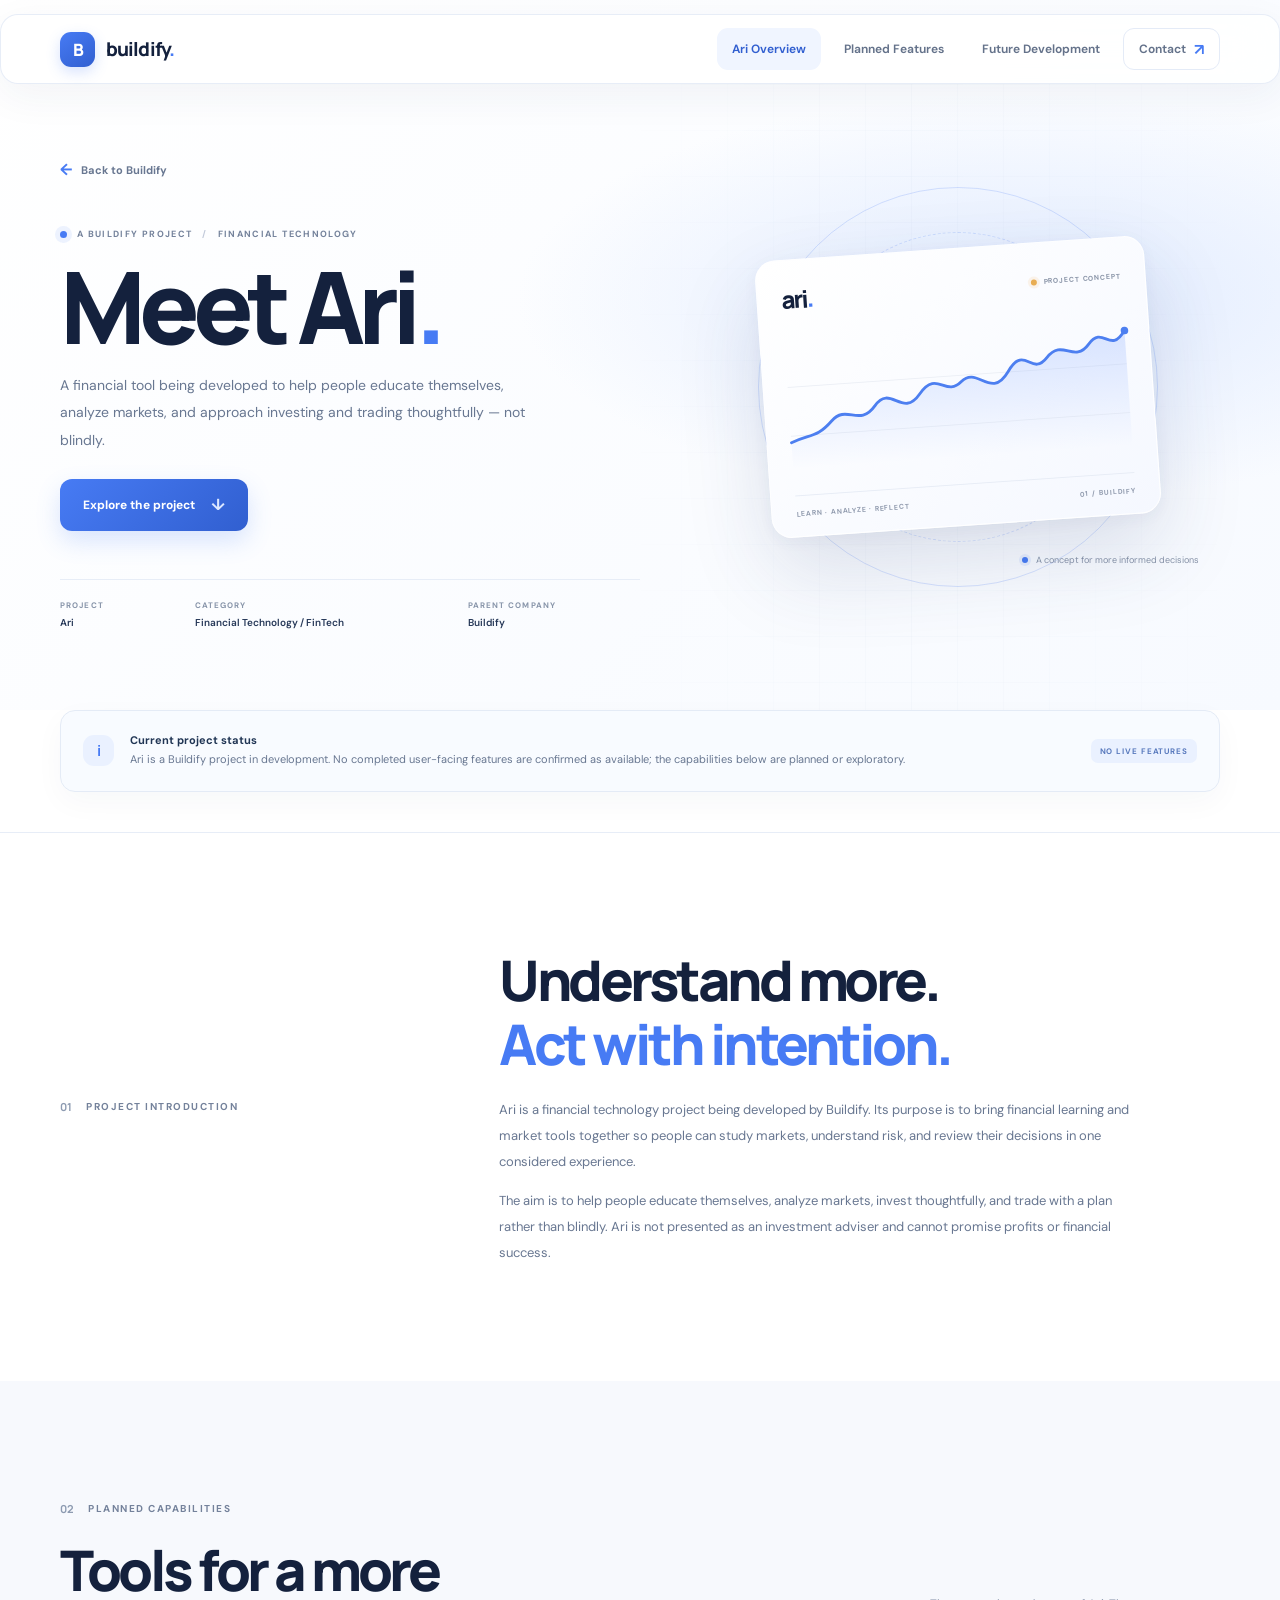
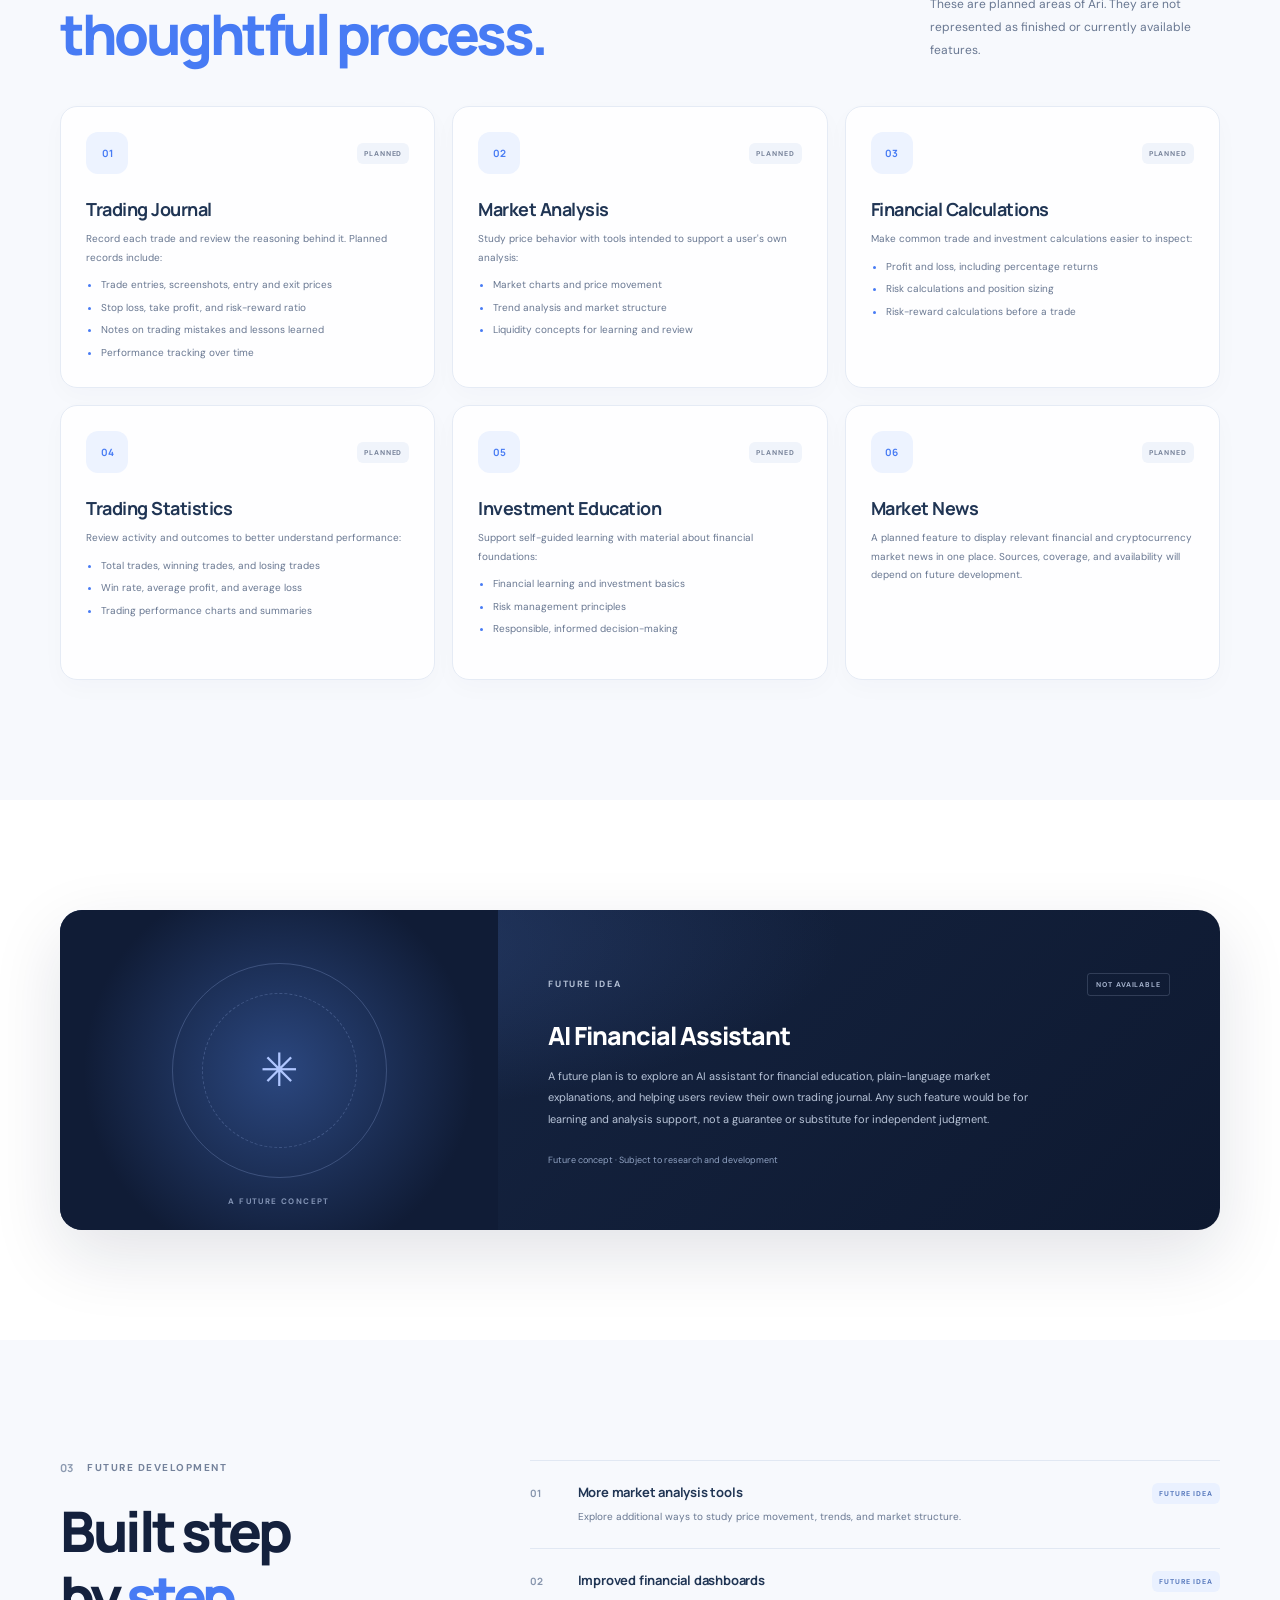
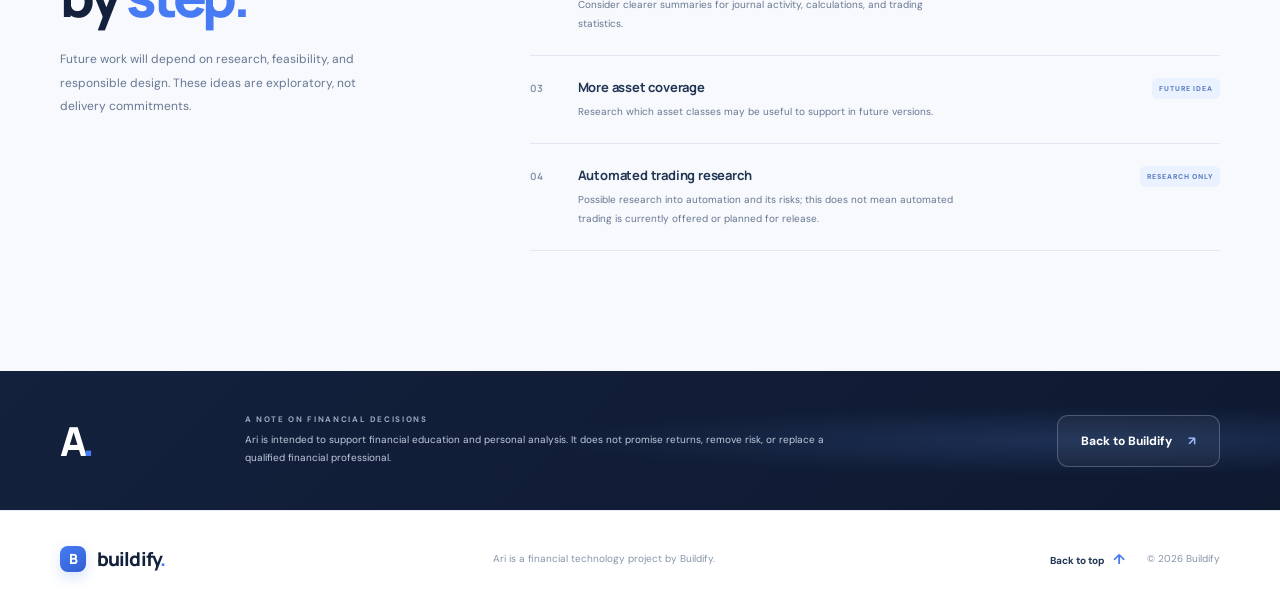
<file: ari.html>
<!DOCTYPE html>
<html lang="en">
<head>
  <meta charset="UTF-8">
  <meta name="viewport" content="width=device-width, initial-scale=1.0">
  <meta name="theme-color" content="#f7f9fc">
  <meta name="description" content="Learn about Ari, a financial technology project by Buildify focused on financial education, market analysis, and thoughtful trading tools.">
  <title>Ari — A financial technology project by Buildify</title>
  <link rel="preconnect" href="https://fonts.googleapis.com">
  <link rel="preconnect" href="https://fonts.gstatic.com" crossorigin>
  <link href="https://fonts.googleapis.com/css2?family=DM+Sans:wght@400;500;600;700&family=Manrope:wght@400;500;600;700;800&display=swap" rel="stylesheet">
  <link rel="stylesheet" href="style.css">
  <script src="script.js" defer></script>
</head>
<body class="ari-page">
  <header class="site-header">
    <div class="container header-inner">
      <a class="brand" href="index.html" aria-label="Back to Buildify home">
        <span class="brand-mark" aria-hidden="true">B</span>
        <span>buildify<span class="brand-period">.</span></span>
      </a>

      <button class="menu-toggle" type="button" aria-expanded="false" aria-controls="primary-navigation">
        <span class="sr-only">Toggle navigation</span>
        <span class="menu-line"></span>
        <span class="menu-line"></span>
      </button>

      <nav class="navigation" id="primary-navigation" aria-label="Main navigation">
        <a class="nav-link active" href="#overview">Ari Overview</a>
        <a class="nav-link" href="#capabilities">Planned Features</a>
        <a class="nav-link" href="#roadmap">Future Development</a>
        <a class="nav-link nav-contact" href="index.html#contact">Contact <span aria-hidden="true">↗</span></a>
      </nav>
    </div>
  </header>

  <main>
    <section class="ari-hero section" id="overview">
      <div class="ari-hero-pattern" aria-hidden="true"></div>
      <div class="container ari-hero-layout">
        <div class="ari-hero-copy">
          <a class="back-link reveal" href="index.html"><span aria-hidden="true">←</span> Back to Buildify</a>
          <p class="eyebrow reveal"><span class="eyebrow-dot"></span> A Buildify project <span class="hero-label-divider">/</span> Financial Technology</p>
          <h1 class="reveal">Meet <span class="ari-hero-name">Ari<span>.</span></span></h1>
          <p class="ari-hero-description reveal">A financial tool being developed to help people educate themselves, analyze markets, and approach investing and trading thoughtfully — not blindly.</p>
          <a class="button button-primary reveal" href="#capabilities">Explore the project <span aria-hidden="true">↓</span></a>
          <div class="ari-meta reveal">
            <span><small>PROJECT</small><strong>Ari</strong></span>
            <span><small>CATEGORY</small><strong>Financial Technology / FinTech</strong></span>
            <span><small>PARENT COMPANY</small><strong>Buildify</strong></span>
          </div>
        </div>
        <div class="ari-hero-art reveal" aria-hidden="true">
          <div class="ari-art-ring ring-outer"></div>
          <div class="ari-art-ring ring-inner"></div>
          <div class="ari-art-panel">
            <div class="panel-top"><span class="panel-logo">ari<span>.</span></span><span class="panel-status"><i></i> PROJECT CONCEPT</span></div>
            <div class="panel-chart">
              <span class="chart-grid grid-one"></span><span class="chart-grid grid-two"></span>
              <svg viewBox="0 0 360 130" role="img" aria-label="Illustrative market chart">
                <defs>
                  <linearGradient id="chartFill" x1="0" x2="0" y1="0" y2="1">
                    <stop offset="0%" stop-color="#6f9aff" stop-opacity=".24"></stop>
                    <stop offset="100%" stop-color="#6f9aff" stop-opacity="0"></stop>
                  </linearGradient>
                </defs>
                <path d="M0 102 C20 94 27 99 44 82 S73 91 91 69 S119 85 139 60 S166 66 184 50 S214 72 234 43 S258 51 276 31 S304 40 321 20 S343 33 360 8 V130 H0 Z" fill="url(#chartFill)"></path>
                <path d="M0 102 C20 94 27 99 44 82 S73 91 91 69 S119 85 139 60 S166 66 184 50 S214 72 234 43 S258 51 276 31 S304 40 321 20 S343 33 360 8" fill="none" stroke="#4d7ff0" stroke-linecap="round" stroke-width="3"></path>
                <circle cx="360" cy="8" r="4" fill="#4d7ff0"></circle>
              </svg>
            </div>
            <div class="panel-footer"><span>LEARN · ANALYZE · REFLECT</span><span>01 / BUILDIFY</span></div>
          </div>
          <div class="art-caption"><span class="caption-dot"></span> A concept for more informed decisions</div>
        </div>
      </div>
    </section>

    <section class="ari-status section">
      <div class="container status-card reveal">
        <span class="status-icon" aria-hidden="true">i</span>
        <div><strong>Current project status</strong><p>Ari is a Buildify project in development. No completed user-facing features are confirmed as available; the capabilities below are planned or exploratory.</p></div>
        <span class="status-tag">NO LIVE FEATURES</span>
      </div>
    </section>

    <section class="ari-intro section">
      <div class="container ari-intro-layout">
        <div class="section-kicker reveal">
          <span class="section-number">01</span>
          <span class="eyebrow">Project introduction</span>
        </div>
        <div class="ari-intro-copy reveal">
          <h2>Understand more.<br><span>Act with intention.</span></h2>
          <p>Ari is a financial technology project being developed by Buildify. Its purpose is to bring financial learning and market tools together so people can study markets, understand risk, and review their decisions in one considered experience.</p>
          <p>The aim is to help people educate themselves, analyze markets, invest thoughtfully, and trade with a plan rather than blindly. Ari is not presented as an investment adviser and cannot promise profits or financial success.</p>
        </div>
      </div>
    </section>

    <section class="ari-capabilities section" id="capabilities">
      <div class="container">
        <div class="ari-section-heading reveal">
          <div class="section-kicker">
            <span class="section-number">02</span>
            <span class="eyebrow">Planned capabilities</span>
          </div>
          <div class="ari-heading-row">
            <h2>Tools for a more<br><span>thoughtful process.</span></h2>
            <p>These are planned areas of Ari. They are not represented as finished or currently available features.</p>
          </div>
        </div>

        <div class="feature-grid">
          <article class="feature-card reveal">
            <div class="feature-top"><span class="feature-icon" aria-hidden="true">01</span><span class="feature-status">PLANNED</span></div>
            <h3>Trading Journal</h3>
            <p>Record each trade and review the reasoning behind it. Planned records include:</p>
            <ul>
              <li>Trade entries, screenshots, entry and exit prices</li>
              <li>Stop loss, take profit, and risk-reward ratio</li>
              <li>Notes on trading mistakes and lessons learned</li>
              <li>Performance tracking over time</li>
            </ul>
          </article>
          <article class="feature-card reveal">
            <div class="feature-top"><span class="feature-icon" aria-hidden="true">02</span><span class="feature-status">PLANNED</span></div>
            <h3>Market Analysis</h3>
            <p>Study price behavior with tools intended to support a user's own analysis:</p>
            <ul>
              <li>Market charts and price movement</li>
              <li>Trend analysis and market structure</li>
              <li>Liquidity concepts for learning and review</li>
            </ul>
          </article>
          <article class="feature-card reveal">
            <div class="feature-top"><span class="feature-icon" aria-hidden="true">03</span><span class="feature-status">PLANNED</span></div>
            <h3>Financial Calculations</h3>
            <p>Make common trade and investment calculations easier to inspect:</p>
            <ul>
              <li>Profit and loss, including percentage returns</li>
              <li>Risk calculations and position sizing</li>
              <li>Risk-reward calculations before a trade</li>
            </ul>
          </article>
          <article class="feature-card reveal">
            <div class="feature-top"><span class="feature-icon" aria-hidden="true">04</span><span class="feature-status">PLANNED</span></div>
            <h3>Trading Statistics</h3>
            <p>Review activity and outcomes to better understand performance:</p>
            <ul>
              <li>Total trades, winning trades, and losing trades</li>
              <li>Win rate, average profit, and average loss</li>
              <li>Trading performance charts and summaries</li>
            </ul>
          </article>
          <article class="feature-card reveal">
            <div class="feature-top"><span class="feature-icon" aria-hidden="true">05</span><span class="feature-status">PLANNED</span></div>
            <h3>Investment Education</h3>
            <p>Support self-guided learning with material about financial foundations:</p>
            <ul>
              <li>Financial learning and investment basics</li>
              <li>Risk management principles</li>
              <li>Responsible, informed decision-making</li>
            </ul>
          </article>
          <article class="feature-card reveal">
            <div class="feature-top"><span class="feature-icon" aria-hidden="true">06</span><span class="feature-status">PLANNED</span></div>
            <h3>Market News</h3>
            <p>A planned feature to display relevant financial and cryptocurrency market news in one place. Sources, coverage, and availability will depend on future development.</p>
          </article>
        </div>
      </div>
    </section>

    <section class="ari-assistant section">
      <div class="container assistant-card reveal">
        <div class="assistant-visual" aria-hidden="true">
          <span class="assistant-orbit orbit-a"></span>
          <span class="assistant-orbit orbit-b"></span>
          <span class="assistant-symbol">✳</span>
          <span class="assistant-caption">A FUTURE CONCEPT</span>
        </div>
        <div class="assistant-copy">
          <div class="feature-top"><span class="eyebrow">Future idea</span><span class="future-status">NOT AVAILABLE</span></div>
          <h2>AI Financial Assistant</h2>
          <p>A future plan is to explore an AI assistant for financial education, plain-language market explanations, and helping users review their own trading journal. Any such feature would be for learning and analysis support, not a guarantee or substitute for independent judgment.</p>
          <span class="assistant-note">Future concept · Subject to research and development</span>
        </div>
      </div>
    </section>

    <section class="ari-roadmap section" id="roadmap">
      <div class="container roadmap-layout">
        <div class="roadmap-intro reveal">
          <div class="section-kicker">
            <span class="section-number">03</span>
            <span class="eyebrow">Future development</span>
          </div>
          <h2>Built step<br>by <span>step.</span></h2>
          <p>Future work will depend on research, feasibility, and responsible design. These ideas are exploratory, not delivery commitments.</p>
        </div>
        <div class="roadmap-list">
          <article class="roadmap-item reveal">
            <span class="roadmap-number">01</span>
            <div><h3>More market analysis tools</h3><p>Explore additional ways to study price movement, trends, and market structure.</p></div>
            <span class="roadmap-tag">FUTURE IDEA</span>
          </article>
          <article class="roadmap-item reveal">
            <span class="roadmap-number">02</span>
            <div><h3>Improved financial dashboards</h3><p>Consider clearer summaries for journal activity, calculations, and trading statistics.</p></div>
            <span class="roadmap-tag">FUTURE IDEA</span>
          </article>
          <article class="roadmap-item reveal">
            <span class="roadmap-number">03</span>
            <div><h3>More asset coverage</h3><p>Research which asset classes may be useful to support in future versions.</p></div>
            <span class="roadmap-tag">FUTURE IDEA</span>
          </article>
          <article class="roadmap-item reveal">
            <span class="roadmap-number">04</span>
            <div><h3>Automated trading research</h3><p>Possible research into automation and its risks; this does not mean automated trading is currently offered or planned for release.</p></div>
            <span class="roadmap-tag">RESEARCH ONLY</span>
          </article>
        </div>
      </div>
    </section>

    <section class="ari-principle section">
      <div class="container principle-inner reveal">
        <span class="principle-mark" aria-hidden="true">A<span>.</span></span>
        <div><p class="eyebrow">A note on financial decisions</p><p class="principle-copy">Ari is intended to support financial education and personal analysis. It does not promise returns, remove risk, or replace a qualified financial professional.</p></div>
        <a class="button button-light" href="index.html">Back to Buildify <span aria-hidden="true">↗</span></a>
      </div>
    </section>
  </main>

  <footer class="site-footer">
    <div class="container footer-inner">
      <a class="brand footer-brand" href="index.html" aria-label="Back to Buildify home">
        <span class="brand-mark" aria-hidden="true">B</span>
        <span>buildify<span class="brand-period">.</span></span>
      </a>
      <p>Ari is a financial technology project by Buildify.</p>
      <a class="back-top" href="#overview">Back to top <span aria-hidden="true">↑</span></a>
      <span class="footer-copyright">© <span id="current-year">2026</span> Buildify</span>
    </div>
  </footer>
</body>
</html>
</file>
<file: style.css>
/* Buildify — responsive single-page styles */
:root {
  color-scheme: light;
  --navy: #101c36;
  --navy-soft: #25334e;
  --blue: #477bf4;
  --blue-dark: #315fd0;
  --blue-pale: #eaf0ff;
  --ink-muted: #65718a;
  --line: #e5e9f1;
  --paper: #ffffff;
  --surface: #f7f9fc;
  --font-display: "Manrope", "DM Sans", sans-serif;
  --font-body: "DM Sans", Arial, sans-serif;
}

* {
  box-sizing: border-box;
}

html {
  scroll-behavior: smooth;
  scroll-padding-top: 86px;
}

body {
  margin: 0;
  background: var(--paper);
  color: var(--navy);
  font-family: var(--font-body);
  -webkit-font-smoothing: antialiased;
}

a {
  color: inherit;
  text-decoration: none;
}

button,
a {
  -webkit-tap-highlight-color: transparent;
}

button:focus-visible,
a:focus-visible {
  outline: 3px solid rgba(71, 123, 244, 0.55);
  outline-offset: 4px;
}

.container {
  width: min(1120px, calc(100% - 64px));
  margin: 0 auto;
}

.site-header {
  position: absolute;
  z-index: 10;
  inset: 0 0 auto;
  height: 84px;
  border-bottom: 1px solid rgba(16, 28, 54, 0.07);
}

.header-inner,
.navigation,
.brand {
  display: flex;
  align-items: center;
}

.header-inner {
  height: 100%;
  justify-content: space-between;
}

.brand {
  gap: 10px;
  color: var(--navy);
  font-family: var(--font-display);
  font-size: 19px;
  font-weight: 800;
  letter-spacing: -0.8px;
}

.brand-mark {
  display: grid;
  width: 31px;
  height: 31px;
  place-items: center;
  border-radius: 10px;
  background: var(--navy);
  color: white;
  font-family: var(--font-display);
  font-size: 17px;
  font-weight: 800;
  letter-spacing: -1px;
}

.brand-period,
.ari-wordmark span,
.stamp-center span,
.contact-decoration span span {
  color: var(--blue);
}

.navigation {
  gap: 36px;
  height: 100%;
}

.nav-link {
  position: relative;
  display: flex;
  height: 100%;
  align-items: center;
  color: #5e6980;
  font-size: 13px;
  font-weight: 600;
  transition: color 180ms ease;
}

.nav-link:hover,
.nav-link.active {
  color: var(--navy);
}

.nav-link.active::after {
  position: absolute;
  right: 0;
  bottom: 0;
  left: 0;
  height: 2px;
  background: var(--blue);
  content: "";
}

.nav-contact {
  gap: 8px;
  padding: 0 15px;
  color: var(--navy);
}

.nav-contact span {
  color: var(--blue);
  font-size: 16px;
}

.menu-toggle {
  display: none;
}

.sr-only {
  position: absolute;
  width: 1px;
  height: 1px;
  overflow: hidden;
  clip: rect(0, 0, 0, 0);
  white-space: nowrap;
}

.section {
  position: relative;
  overflow: hidden;
}

.hero {
  display: flex;
  min-height: 740px;
  align-items: center;
  padding: 145px 0 105px;
  background:
    radial-gradient(ellipse at 80% 47%, rgba(223, 233, 255, 0.62), transparent 35%),
    linear-gradient(115deg, #fff 30%, #fbfcff 100%);
}

.hero-grid {
  position: absolute;
  inset: 84px 0 0 55%;
  opacity: 0.42;
  background-image: linear-gradient(rgba(67, 102, 166, 0.06) 1px, transparent 1px), linear-gradient(90deg, rgba(67, 102, 166, 0.06) 1px, transparent 1px);
  background-size: 48px 48px;
  mask-image: linear-gradient(to right, transparent, #000 45%, transparent);
}

.hero-content {
  position: relative;
  z-index: 2;
  padding-bottom: 17px;
}

.eyebrow {
  color: #77829a;
  font-size: 11px;
  font-weight: 700;
  letter-spacing: 1.65px;
  text-transform: uppercase;
}

.hero .eyebrow {
  display: flex;
  align-items: center;
  gap: 10px;
  margin: 0 0 25px;
}

.eyebrow-dot,
.project-dot {
  display: inline-block;
  width: 7px;
  height: 7px;
  flex: 0 0 auto;
  border-radius: 50%;
  background: var(--blue);
  box-shadow: 0 0 0 4px rgba(71, 123, 244, 0.1);
}

h1,
h2,
h3,
p {
  margin-top: 0;
}

h1,
h2,
h3 {
  font-family: var(--font-display);
}

.hero h1 {
  max-width: 720px;
  margin-bottom: 22px;
  font-size: clamp(46px, 6.2vw, 76px);
  font-weight: 700;
  letter-spacing: -5.3px;
  line-height: 1.08;
}

.hero h1 span,
.intro-copy h2 span,
.heading-row h2 span,
.vision-copy h2 span,
.contact-content h2 span {
  color: var(--blue);
}

.hero-copy {
  max-width: 465px;
  margin-bottom: 32px;
  color: var(--ink-muted);
  font-size: 16px;
  line-height: 1.8;
}

.hero-actions {
  display: flex;
  align-items: center;
  gap: 28px;
}

.button {
  display: inline-flex;
  min-height: 49px;
  align-items: center;
  justify-content: center;
  gap: 19px;
  padding: 0 20px;
  border-radius: 5px;
  font-size: 12px;
  font-weight: 700;
  transition: background 180ms ease, transform 180ms ease;
}

.button:hover {
  transform: translateY(-2px);
}

.button-primary {
  background: var(--navy);
  color: white;
}

.button-primary:hover {
  background: var(--blue-dark);
}

.button-primary span {
  color: #9db8ff;
  font-size: 16px;
}

.text-link {
  display: inline-flex;
  align-items: center;
  gap: 10px;
  color: var(--navy);
  font-size: 12px;
  font-weight: 700;
}

.text-link span {
  color: var(--blue);
  font-size: 16px;
  transition: transform 180ms ease;
}

.text-link:hover span {
  transform: translate(2px, -2px);
}

.hero-note {
  display: flex;
  align-items: center;
  gap: 12px;
  margin-top: 70px;
  color: #98a1b3;
  font-size: 11px;
  letter-spacing: 0.15px;
}

.note-rule {
  width: 32px;
  height: 1px;
  background: #bac6df;
}

.hero-art {
  position: absolute;
  top: 50%;
  right: max(calc((100vw - 1200px) / 2), 5%);
  width: min(36vw, 420px);
  aspect-ratio: 1;
  transform: translateY(-47%);
}

.art-orbit {
  position: absolute;
  top: 50%;
  left: 50%;
  border: 1px solid rgba(71, 123, 244, 0.16);
  border-radius: 50%;
  transform: translate(-50%, -50%);
}

.orbit-one {
  width: 100%;
  height: 100%;
}

.orbit-two {
  width: 76%;
  height: 76%;
  border-style: dashed;
  animation: orbit 48s linear infinite;
}

.orbit-three {
  width: 53%;
  height: 53%;
  background: radial-gradient(circle, rgba(217, 229, 255, 0.7), rgba(217, 229, 255, 0.12) 68%, transparent 69%);
}

.art-core {
  position: absolute;
  top: 50%;
  left: 50%;
  display: grid;
  width: 124px;
  height: 124px;
  place-items: center;
  border: 1px solid rgba(255, 255, 255, 0.85);
  border-radius: 30px;
  background: linear-gradient(145deg, #fff, #f3f6ff);
  box-shadow: 0 25px 70px rgba(45, 80, 148, 0.16), inset 0 0 0 1px rgba(55, 96, 182, 0.05);
  transform: translate(-50%, -50%) rotate(-7deg);
}

.art-core span {
  color: var(--navy);
  font-family: var(--font-display);
  font-size: 62px;
  font-weight: 800;
  letter-spacing: -8px;
  transform: rotate(7deg);
}

.art-label {
  position: absolute;
  color: #93a2c0;
  font-size: 9px;
  font-weight: 700;
  letter-spacing: 2px;
}

.label-top {
  top: 15%;
  right: 14%;
}

.label-bottom {
  bottom: 13%;
  left: 12%;
}

.art-star {
  position: absolute;
  top: 18%;
  left: 17%;
  color: var(--blue);
  font-size: 21px;
}

.scroll-cue {
  position: absolute;
  bottom: 35px;
  left: max(calc((100vw - 1120px) / 2), 32px);
  display: flex;
  align-items: center;
  gap: 11px;
  color: #99a2b3;
  font-size: 10px;
  letter-spacing: 0.4px;
}

.scroll-cue span {
  width: 1px;
  height: 28px;
  background: #a7b9df;
}

.intro {
  padding: 130px 0 137px;
  border-top: 1px solid var(--line);
}

.intro-layout {
  display: grid;
  grid-template-columns: 1fr 2fr 0.75fr;
  gap: 40px;
  align-items: start;
}

.section-kicker {
  display: flex;
  align-items: center;
  gap: 14px;
}

.section-number {
  color: #9aa5b7;
  font-family: var(--font-display);
  font-size: 11px;
  font-weight: 700;
}

.section-kicker .eyebrow {
  font-size: 10px;
  letter-spacing: 1.5px;
}

.intro-copy h2,
.heading-row h2,
.vision-copy h2,
.contact-content h2 {
  margin: 18px 0 20px;
  font-size: clamp(36px, 4.3vw, 52px);
  font-weight: 700;
  letter-spacing: -3.1px;
  line-height: 1.17;
}

.intro-copy p {
  max-width: 525px;
  margin-bottom: 26px;
  color: var(--ink-muted);
  font-size: 14px;
  line-height: 1.9;
}

.intro-aside {
  padding-top: 110px;
}

.aside-mark {
  display: grid;
  width: 46px;
  height: 46px;
  grid-template-columns: 1fr 1fr;
  gap: 4px;
  transform: rotate(-12deg);
}

.aside-mark span {
  border-radius: 3px;
  background: var(--blue-pale);
}

.aside-mark span:nth-child(2),
.aside-mark span:nth-child(3) {
  background: #a9c1ff;
}

.intro-aside p {
  max-width: 145px;
  margin: 20px 0 0;
  color: #7d879b;
  font-size: 11px;
  line-height: 1.8;
}

.projects {
  padding: 115px 0 130px;
  background: var(--surface);
}

.section-heading {
  margin-bottom: 45px;
}

.heading-row {
  display: flex;
  align-items: end;
  justify-content: space-between;
  gap: 35px;
  margin-top: 7px;
}

.heading-row h2 {
  margin-bottom: 0;
}

.heading-row p {
  max-width: 300px;
  margin: 0 2px 6px 0;
  color: var(--ink-muted);
  font-size: 13px;
  line-height: 1.8;
}

.project-card {
  position: relative;
  display: grid;
  min-height: 420px;
  grid-template-columns: 0.9fr 1.1fr;
  overflow: hidden;
  border: 1px solid #e8ecf3;
  border-radius: 9px;
  background: white;
  box-shadow: 0 20px 60px rgba(37, 51, 78, 0.045);
}

.project-info {
  display: flex;
  flex-direction: column;
  justify-content: space-between;
  padding: 38px 40px 35px;
}

.project-label {
  display: flex;
  align-items: center;
  gap: 10px;
  color: #8893a7;
  font-size: 9px;
  font-weight: 700;
  letter-spacing: 1.05px;
  text-transform: uppercase;
}

.project-label .project-dot {
  width: 6px;
  height: 6px;
}

.label-divider {
  color: #c3cada;
}

.ari-wordmark {
  margin-bottom: 15px;
  color: var(--navy);
  font-family: var(--font-display);
  font-size: 43px;
  font-weight: 800;
  letter-spacing: -4px;
}

.project-info h3 {
  margin: 0 0 12px;
  font-size: 26px;
  font-weight: 700;
  letter-spacing: -1px;
  line-height: 1.25;
}

.project-info p {
  max-width: 290px;
  margin: 0;
  color: var(--ink-muted);
  font-size: 12px;
  line-height: 1.8;
}

.project-link {
  display: inline-flex;
  width: fit-content;
  align-items: center;
  gap: 12px;
  color: var(--navy);
  font-size: 11px;
  font-weight: 700;
}

.project-link span {
  color: var(--blue);
  font-size: 15px;
}

.project-visual {
  position: relative;
  display: grid;
  min-height: 420px;
  overflow: hidden;
  place-items: center;
  background:
    linear-gradient(135deg, rgba(247, 249, 255, 0.2), rgba(227, 235, 255, 0.92)),
    radial-gradient(circle at 50% 52%, #fff, #eff4ff 75%);
}

.project-visual::before,
.project-visual::after {
  position: absolute;
  width: 560px;
  height: 1px;
  background: rgba(91, 126, 198, 0.13);
  content: "";
  transform: rotate(42deg);
}

.project-visual::after {
  transform: rotate(-42deg);
}

.visual-glow {
  position: absolute;
  width: 290px;
  height: 290px;
  border-radius: 50%;
  background: rgba(133, 166, 241, 0.16);
  filter: blur(25px);
}

.visual-card {
  position: absolute;
  width: 270px;
  height: 170px;
  border: 1px solid rgba(255, 255, 255, 0.78);
  border-radius: 13px;
}

.card-back {
  background: linear-gradient(135deg, #b9ccf9, #7d9de8);
  box-shadow: 0 22px 45px rgba(65, 98, 166, 0.15);
  transform: translate(24px, 18px) rotate(9deg);
}

.card-front {
  z-index: 1;
  display: flex;
  flex-direction: column;
  justify-content: space-between;
  padding: 18px 20px 16px;
  background: linear-gradient(135deg, #263d75, #101c36);
  box-shadow: 0 25px 55px rgba(16, 28, 54, 0.25);
  transform: translate(-10px, -8px) rotate(-8deg);
}

.card-top,
.card-bottom {
  display: flex;
  align-items: center;
  justify-content: space-between;
}

.mini-mark {
  color: white;
  font-family: var(--font-display);
  font-size: 24px;
  font-weight: 800;
  letter-spacing: -3px;
}

.card-chip {
  width: 20px;
  height: 15px;
  border: 1px solid rgba(255, 255, 255, 0.4);
  border-radius: 4px;
}

.card-lines {
  display: flex;
  flex-direction: column;
  gap: 6px;
}

.card-lines span {
  height: 2px;
  border-radius: 4px;
  background: rgba(255, 255, 255, 0.17);
}

.card-lines span:nth-child(1) { width: 72%; }
.card-lines span:nth-child(2) { width: 48%; }
.card-lines span:nth-child(3) { width: 62%; }

.card-bottom {
  color: rgba(255, 255, 255, 0.7);
  font-size: 7px;
  font-weight: 700;
  letter-spacing: 1.3px;
}

.visual-orbit {
  position: absolute;
  width: 365px;
  height: 365px;
  border: 1px solid rgba(71, 123, 244, 0.22);
  border-radius: 50%;
}

.visual-spark {
  position: absolute;
  color: var(--blue);
}

.spark-one {
  top: 21%;
  right: 19%;
  font-size: 18px;
}

.spark-two {
  bottom: 20%;
  left: 17%;
  color: #9db5ed;
  font-size: 13px;
}

.project-index {
  position: absolute;
  right: 22px;
  bottom: 17px;
  color: #a5b0c2;
  font-family: var(--font-display);
  font-size: 10px;
  font-weight: 700;
}

.vision {
  padding: 135px 0 140px;
  background: var(--navy);
  color: white;
}

.vision-layout {
  display: grid;
  grid-template-columns: 0.8fr 1.5fr 0.65fr;
  align-items: center;
  gap: 48px;
}

.vision .section-number {
  color: #7d8aa5;
}

.vision .section-kicker .eyebrow {
  color: #9ca9c1;
}

.vision-stamp {
  position: relative;
  display: grid;
  width: 180px;
  height: 180px;
  place-items: center;
  border: 1px solid rgba(173, 194, 238, 0.22);
  border-radius: 50%;
  color: #aab9d6;
}

.stamp-ring {
  position: absolute;
  inset: 10px;
  display: grid;
  place-items: start center;
  border: 1px dashed rgba(173, 194, 238, 0.32);
  border-radius: 50%;
  padding-top: 5px;
  color: #8797b5;
  font-size: 6px;
  font-weight: 700;
  letter-spacing: 1.5px;
  word-spacing: 7px;
}

.stamp-center {
  font-family: var(--font-display);
  font-size: 57px;
  font-weight: 800;
  letter-spacing: -7px;
}

.vision-copy h2 {
  margin: 23px 0 20px;
  color: white;
}

.vision-copy p {
  max-width: 440px;
  margin: 0;
  color: #aab4c7;
  font-size: 13px;
  line-height: 1.9;
}

.vision-aside {
  justify-self: end;
}

.aside-line {
  display: block;
  width: 34px;
  height: 2px;
  margin-bottom: 18px;
  background: var(--blue);
}

.vision-aside p {
  margin-bottom: 48px;
  color: #e1e7f2;
  font-family: var(--font-display);
  font-size: 18px;
  font-weight: 600;
  letter-spacing: -0.4px;
  line-height: 1.5;
}

.aside-index {
  color: #7987a2;
  font-size: 8px;
  font-weight: 700;
  letter-spacing: 1.2px;
}

.contact {
  padding: 118px 0 125px;
  background:
    radial-gradient(circle at 87% 48%, rgba(220, 230, 252, 0.52), transparent 27%),
    #f7f9fc;
}

.contact-inner {
  display: grid;
  grid-template-columns: 1fr 1.3fr 0.8fr;
  gap: 40px;
  align-items: start;
}

.contact-content .eyebrow {
  display: flex;
  align-items: center;
  gap: 10px;
  margin: 0;
}

.contact-content h2 {
  margin: 19px 0 17px;
}

.contact-copy {
  max-width: 350px;
  margin: 0;
  color: var(--ink-muted);
  font-size: 13px;
  line-height: 1.85;
}

.contact-decoration {
  display: flex;
  flex-direction: column;
  justify-self: end;
  padding-top: 92px;
  color: #ccd7ee;
  font-family: var(--font-display);
  font-size: 45px;
  font-weight: 800;
  letter-spacing: -3px;
  line-height: 0.94;
  transform: rotate(-8deg);
}

.contact-decoration span:last-child {
  color: #aabde8;
}

.site-footer {
  border-top: 1px solid #e3e8f1;
  background: #fff;
}

.footer-inner {
  display: grid;
  min-height: 88px;
  grid-template-columns: 1fr 1.3fr 1fr auto;
  align-items: center;
  gap: 22px;
}

.footer-brand {
  font-size: 16px;
}

.footer-brand .brand-mark {
  width: 26px;
  height: 26px;
  border-radius: 8px;
  font-size: 14px;
}

.footer-inner p,
.footer-copyright,
.back-top {
  margin: 0;
  color: #8993a5;
  font-size: 10px;
}

.back-top {
  justify-self: end;
  color: var(--navy);
  font-weight: 700;
}

.back-top span {
  margin-left: 6px;
  color: var(--blue);
  font-size: 14px;
}

.footer-copyright {
  justify-self: end;
}

.reveal {
  opacity: 0;
  transform: translateY(16px);
  transition: opacity 650ms ease, transform 650ms ease;
}

.reveal.is-visible {
  opacity: 1;
  transform: translateY(0);
}

@keyframes orbit {
  to { transform: translate(-50%, -50%) rotate(360deg); }
}

@media (max-width: 900px) {
  .hero {
    min-height: 690px;
  }

  .hero-art {
    right: 2%;
    width: 34vw;
    opacity: 0.78;
  }

  .hero h1 {
    font-size: clamp(48px, 7vw, 67px);
  }

  .intro-layout {
    grid-template-columns: 0.8fr 2fr;
    gap: 28px;
  }

  .intro-aside {
    display: none;
  }

  .vision-layout {
    grid-template-columns: 0.6fr 1.5fr;
  }

  .vision-aside {
    display: none;
  }

  .contact-inner {
    grid-template-columns: 0.75fr 1.4fr;
  }

  .contact-decoration {
    display: none;
  }

  .footer-inner {
    grid-template-columns: 1fr 1.3fr auto;
  }

  .back-top {
    display: none;
  }
}

@media (max-width: 620px) {
  html {
    scroll-padding-top: 72px;
  }

  .container {
    width: min(100% - 40px, 460px);
  }

  .site-header {
    height: 72px;
  }

  .brand {
    font-size: 17px;
  }

  .menu-toggle {
    z-index: 12;
    display: flex;
    width: 42px;
    height: 42px;
    flex-direction: column;
    align-items: center;
    justify-content: center;
    gap: 6px;
    border: 1px solid var(--line);
    border-radius: 6px;
    background: white;
    cursor: pointer;
  }

  .menu-line {
    width: 16px;
    height: 1.5px;
    background: var(--navy);
    transition: transform 180ms ease;
  }

  .menu-toggle[aria-expanded="true"] .menu-line:first-of-type {
    transform: translateY(3.75px) rotate(45deg);
  }

  .menu-toggle[aria-expanded="true"] .menu-line:last-of-type {
    transform: translateY(-3.75px) rotate(-45deg);
  }

  .navigation {
    position: absolute;
    top: 71px;
    right: 0;
    left: 0;
    display: none;
    height: auto;
    flex-direction: column;
    align-items: stretch;
    gap: 0;
    padding: 7px 20px 17px;
    border-bottom: 1px solid var(--line);
    background: white;
    box-shadow: 0 14px 20px rgba(16, 28, 54, 0.06);
  }

  .navigation.is-open {
    display: flex;
  }

  .nav-link {
    min-height: 45px;
    border-bottom: 1px solid #f0f2f6;
  }

  .nav-link:last-child {
    border-bottom: 0;
  }

  .nav-link.active::after {
    right: auto;
    width: 22px;
  }

  .nav-contact {
    padding: 0;
  }

  .hero {
    min-height: 760px;
    align-items: flex-start;
    padding: 155px 0 95px;
  }

  .hero-grid {
    inset: 72px 0 0 28%;
  }

  .hero-content {
    padding-bottom: 0;
  }

  .hero .eyebrow {
    max-width: 270px;
    font-size: 9px;
    letter-spacing: 1.25px;
  }

  .hero h1 {
    margin-bottom: 18px;
    font-size: clamp(42px, 12vw, 59px);
    letter-spacing: -3.4px;
  }

  .hero-copy {
    max-width: 370px;
    font-size: 14px;
  }

  .hero-actions {
    align-items: flex-start;
    flex-direction: column;
    gap: 19px;
  }

  .hero-note {
    margin-top: 33px;
    font-size: 10px;
  }

  .hero-art {
    top: auto;
    right: -15px;
    bottom: 15px;
    width: 220px;
    opacity: 0.58;
    transform: none;
  }

  .art-core {
    width: 86px;
    height: 86px;
    border-radius: 23px;
  }

  .art-core span {
    font-size: 48px;
  }

  .scroll-cue {
    bottom: 24px;
    left: 20px;
    font-size: 9px;
  }

  .scroll-cue span {
    height: 22px;
  }

  .intro,
  .projects,
  .vision,
  .contact {
    padding: 82px 0;
  }

  .intro-layout,
  .contact-inner {
    display: block;
  }

  .intro-copy {
    margin-top: 30px;
  }

  .intro-copy h2,
  .heading-row h2,
  .vision-copy h2,
  .contact-content h2 {
    font-size: 39px;
    letter-spacing: -2.5px;
  }

  .projects .section-heading {
    margin-bottom: 30px;
  }

  .heading-row {
    display: block;
    margin-top: 24px;
  }

  .heading-row p {
    margin-top: 16px;
  }

  .project-card {
    grid-template-columns: 1fr;
  }

  .project-info {
    min-height: 355px;
    padding: 27px 25px 26px;
  }

  .project-visual {
    min-height: 300px;
  }

  .visual-card {
    width: 235px;
    height: 148px;
  }

  .visual-orbit {
    width: 300px;
    height: 300px;
  }

  .vision-layout {
    display: flex;
    flex-direction: column;
    align-items: flex-start;
    gap: 37px;
  }

  .vision-stamp {
    width: 125px;
    height: 125px;
  }

  .stamp-center {
    font-size: 43px;
  }

  .vision-copy h2 {
    margin-top: 20px;
  }

  .contact-content {
    margin-top: 30px;
  }

  .contact-copy {
    font-size: 12px;
  }

  .footer-inner {
    min-height: 105px;
    grid-template-columns: 1fr auto;
    row-gap: 3px;
    padding: 17px 0;
  }

  .footer-inner p {
    grid-row: 2;
  }

  .footer-copyright {
    grid-column: 2;
    grid-row: 1 / span 2;
    align-self: center;
  }
}

@media (prefers-reduced-motion: reduce) {
  *,
  *::before,
  *::after {
    scroll-behavior: auto !important;
    animation-duration: 0.01ms !important;
    animation-iteration-count: 1 !important;
    transition-duration: 0.01ms !important;
  }

  .reveal {
    opacity: 1;
    transform: none;
  }
}

/* Founder details on the Buildify homepage */
.hero h1 {
  max-width: 780px;
  font-size: clamp(46px, 5.8vw, 72px);
  letter-spacing: -4px;
}

.hero h1 span {
  font-size: 0.63em;
  letter-spacing: -2.7px;
}

.profile-facts {
  display: grid;
  max-width: 500px;
  gap: 13px;
  margin-top: 28px;
  padding-top: 20px;
  border-top: 1px solid var(--line);
}

.profile-facts div {
  display: grid;
  grid-template-columns: 105px 1fr;
  gap: 12px;
  align-items: baseline;
}

.profile-facts span {
  color: #8a95a8;
  font-size: 10px;
  font-weight: 700;
  letter-spacing: 0.8px;
  text-transform: uppercase;
}

.profile-facts strong {
  color: var(--navy);
  font-size: 12px;
  font-weight: 600;
}

.project-explore {
  width: fit-content;
  margin-top: 8px;
  color: #fff;
}

.project-explore span {
  color: #9db8ff;
}

.contact-details {
  display: grid;
  max-width: 400px;
  gap: 12px;
  margin-top: 25px;
}

.contact-detail {
  display: flex;
  min-height: 62px;
  align-items: center;
  gap: 14px;
  padding: 10px 14px;
  border: 1px solid #e5eaf3;
  border-radius: 6px;
  background: rgba(255, 255, 255, 0.75);
  transition: border-color 180ms ease, transform 180ms ease;
}

.contact-detail:hover {
  transform: translateY(-2px);
  border-color: #b7c9f4;
}

.contact-icon {
  display: grid;
  width: 32px;
  height: 32px;
  place-items: center;
  border-radius: 50%;
  background: var(--blue-pale);
  color: var(--blue);
  font-size: 16px;
}

.contact-detail > span:last-child {
  display: grid;
  gap: 4px;
}

.contact-detail small {
  color: #8993a5;
  font-size: 9px;
  font-weight: 700;
  letter-spacing: 1px;
  text-transform: uppercase;
}

.contact-detail strong {
  color: var(--navy);
  font-size: 12px;
  font-weight: 600;
}

/* Ari project page */
.ari-hero {
  min-height: 700px;
  padding: 135px 0 75px;
  background:
    radial-gradient(ellipse at 79% 48%, rgba(223, 233, 255, 0.72), transparent 34%),
    linear-gradient(115deg, #fff 32%, #fbfcff 100%);
}

.ari-hero-pattern {
  position: absolute;
  inset: 84px 0 0 46%;
  opacity: 0.35;
  background-image: linear-gradient(rgba(67, 102, 166, 0.06) 1px, transparent 1px), linear-gradient(90deg, rgba(67, 102, 166, 0.06) 1px, transparent 1px);
  background-size: 46px 46px;
  mask-image: linear-gradient(to right, transparent, #000 45%, transparent);
}

.ari-hero-layout {
  position: relative;
  z-index: 1;
  display: grid;
  grid-template-columns: 1.05fr 0.95fr;
  gap: 55px;
  align-items: center;
}

.ari-hero-copy {
  padding-top: 14px;
}

.back-link {
  display: inline-flex;
  align-items: center;
  gap: 9px;
  margin-bottom: 48px;
  color: #68758d;
  font-size: 11px;
  font-weight: 700;
}

.back-link span {
  color: var(--blue);
  font-size: 16px;
  transition: transform 180ms ease;
}

.back-link:hover span {
  transform: translateX(-3px);
}

.ari-hero-copy > .eyebrow {
  display: flex;
  align-items: center;
  gap: 10px;
  margin-bottom: 17px;
  font-size: 9px;
  letter-spacing: 1.35px;
}

.hero-label-divider {
  color: #c2cada;
}

.ari-hero h1 {
  margin: 0 0 17px;
  font-size: clamp(65px, 8vw, 100px);
  letter-spacing: -7px;
  line-height: 0.98;
}

.ari-hero-name {
  color: var(--navy);
}

.ari-hero-name span,
.ari-intro-copy h2 span,
.ari-heading-row h2 span,
.roadmap-intro h2 span,
.principle-mark span {
  color: var(--blue);
}

.ari-hero-description {
  max-width: 470px;
  margin-bottom: 25px;
  color: var(--ink-muted);
  font-size: 14px;
  line-height: 1.85;
}

.ari-meta {
  display: grid;
  grid-template-columns: 0.7fr 1.5fr 1fr;
  gap: 14px;
  margin-top: 48px;
  padding-top: 20px;
  border-top: 1px solid var(--line);
}

.ari-meta span {
  display: grid;
  gap: 6px;
}

.ari-meta small {
  color: #8b96a9;
  font-size: 8px;
  font-weight: 700;
  letter-spacing: 1.1px;
}

.ari-meta strong {
  color: var(--navy);
  font-size: 10px;
  font-weight: 600;
  line-height: 1.4;
}

.ari-hero-art {
  position: relative;
  display: grid;
  min-height: 405px;
  place-items: center;
}

.ari-art-ring {
  position: absolute;
  top: 50%;
  left: 50%;
  border: 1px solid rgba(71, 123, 244, 0.19);
  border-radius: 50%;
  transform: translate(-50%, -50%);
}

.ring-outer {
  width: 400px;
  height: 400px;
}

.ring-inner {
  width: 310px;
  height: 310px;
  border-style: dashed;
  animation: orbit 55s linear infinite;
}

.ari-art-panel {
  z-index: 1;
  width: min(390px, 100%);
  padding: 22px 24px 18px;
  border: 1px solid rgba(255, 255, 255, 0.8);
  border-radius: 12px;
  background: linear-gradient(145deg, #fff, #f8faff);
  box-shadow: 0 28px 80px rgba(37, 61, 113, 0.14), 0 3px 12px rgba(37, 61, 113, 0.05);
  transform: rotate(-4deg);
}

.panel-top,
.panel-footer {
  display: flex;
  align-items: center;
  justify-content: space-between;
}

.panel-logo {
  font-family: var(--font-display);
  font-size: 24px;
  font-weight: 800;
  letter-spacing: -2px;
}

.panel-logo span {
  color: var(--blue);
}

.panel-status {
  display: inline-flex;
  align-items: center;
  gap: 7px;
  color: #8a95a8;
  font-size: 7px;
  font-weight: 700;
  letter-spacing: 0.9px;
}

.panel-status i,
.caption-dot {
  width: 6px;
  height: 6px;
  border-radius: 50%;
  background: #e8ad53;
  box-shadow: 0 0 0 3px rgba(232, 173, 83, 0.12);
}

.panel-chart {
  position: relative;
  height: 142px;
  margin: 21px 0 17px;
}

.panel-chart svg {
  position: relative;
  width: 100%;
  height: 100%;
  overflow: visible;
}

.chart-grid {
  position: absolute;
  right: 0;
  left: 0;
  height: 1px;
  background: #edf0f6;
}

.grid-one { top: 35%; }
.grid-two { top: 70%; }

.panel-footer {
  padding-top: 13px;
  border-top: 1px solid #edf0f6;
  color: #929caf;
  font-size: 7px;
  font-weight: 700;
  letter-spacing: 0.8px;
}

.art-caption {
  position: absolute;
  right: 4%;
  bottom: 24px;
  display: flex;
  align-items: center;
  gap: 8px;
  color: #8793a8;
  font-size: 9px;
}

.caption-dot {
  display: inline-block;
  background: var(--blue);
  box-shadow: 0 0 0 3px rgba(71, 123, 244, 0.1);
}

.ari-status {
  overflow: visible;
  padding: 0 0 35px;
  background: #fff;
}

.status-card {
  display: flex;
  min-height: 82px;
  align-items: center;
  gap: 16px;
  padding: 17px 22px;
  border: 1px solid #e4eaf5;
  border-radius: 7px;
  background: #f9fbff;
}

.status-icon {
  display: grid;
  width: 31px;
  height: 31px;
  flex: 0 0 auto;
  place-items: center;
  border-radius: 50%;
  background: var(--blue-pale);
  color: var(--blue);
  font-family: var(--font-display);
  font-size: 15px;
  font-weight: 700;
}

.status-card strong {
  display: block;
  margin-bottom: 4px;
  font-size: 11px;
}

.status-card p {
  margin: 0;
  color: var(--ink-muted);
  font-size: 11px;
  line-height: 1.6;
}

.status-tag,
.feature-status,
.future-status,
.roadmap-tag {
  flex: 0 0 auto;
  color: #637cb4;
  font-size: 8px;
  font-weight: 700;
  letter-spacing: 0.9px;
}

.status-tag {
  margin-left: auto;
  padding: 7px 9px;
  border-radius: 3px;
  background: #edf2ff;
}

.ari-intro {
  padding: 105px 0 115px;
  border-top: 1px solid var(--line);
}

.ari-intro-layout {
  display: grid;
  grid-template-columns: 0.8fr 1.5fr;
  gap: 55px;
}

.ari-intro-copy h2,
.ari-heading-row h2,
.roadmap-intro h2 {
  margin: 0 0 20px;
  font-size: clamp(39px, 4.5vw, 56px);
  font-weight: 700;
  letter-spacing: -3.4px;
  line-height: 1.15;
}

.ari-intro-copy p {
  max-width: 650px;
  color: var(--ink-muted);
  font-size: 13px;
  line-height: 1.95;
}

.ari-intro-copy p:last-child {
  margin-bottom: 0;
}

.ari-capabilities {
  padding: 110px 0 120px;
  background: var(--surface);
}

.ari-section-heading {
  margin-bottom: 40px;
}

.ari-heading-row {
  display: flex;
  align-items: end;
  justify-content: space-between;
  gap: 30px;
  margin-top: 22px;
}

.ari-heading-row h2 {
  margin: 0;
}

.ari-heading-row > p {
  max-width: 290px;
  margin: 0 0 5px;
  color: var(--ink-muted);
  font-size: 12px;
  line-height: 1.8;
}

.feature-grid {
  display: grid;
  grid-template-columns: repeat(3, minmax(0, 1fr));
  gap: 15px;
}

.feature-card {
  min-height: 260px;
  padding: 22px 22px 24px;
  border: 1px solid #e7ebf3;
  border-radius: 7px;
  background: #fff;
  transition: transform 180ms ease, box-shadow 180ms ease;
}

.feature-card:hover {
  transform: translateY(-3px);
  box-shadow: 0 14px 35px rgba(37, 51, 78, 0.06);
}

.feature-top {
  display: flex;
  align-items: center;
  justify-content: space-between;
  gap: 12px;
}

.feature-icon {
  display: grid;
  width: 35px;
  height: 35px;
  place-items: center;
  border-radius: 7px;
  background: var(--blue-pale);
  color: var(--blue-dark);
  font-family: var(--font-display);
  font-size: 10px;
  font-weight: 700;
}

.feature-status {
  padding: 6px 7px;
  border-radius: 3px;
  background: #f0f3f9;
  color: #77839a;
  font-size: 7px;
}

.feature-card h3 {
  margin: 23px 0 9px;
  font-size: 17px;
  font-weight: 700;
  letter-spacing: -0.5px;
}

.feature-card p,
.feature-card li {
  color: var(--ink-muted);
  font-size: 10px;
  line-height: 1.75;
}

.feature-card p {
  margin-bottom: 9px;
}

.feature-card ul {
  display: grid;
  gap: 4px;
  margin: 0;
  padding-left: 15px;
}

.feature-card li::marker {
  color: var(--blue);
}

.ari-assistant {
  padding: 100px 0;
  background: #fff;
}

.assistant-card {
  display: grid;
  min-height: 320px;
  grid-template-columns: 0.85fr 1.4fr;
  overflow: hidden;
  border-radius: 9px;
  background: var(--navy);
  color: #fff;
}

.assistant-visual {
  position: relative;
  display: grid;
  min-height: 300px;
  overflow: hidden;
  place-items: center;
  background: radial-gradient(circle at center, #263d75, #101c36 72%);
}

.assistant-orbit {
  position: absolute;
  width: 215px;
  height: 215px;
  border: 1px solid rgba(159, 184, 238, 0.22);
  border-radius: 50%;
}

.orbit-b {
  width: 155px;
  height: 155px;
  border-style: dashed;
}

.assistant-symbol {
  color: #9cb8ff;
  font-size: 46px;
}

.assistant-caption {
  position: absolute;
  bottom: 24px;
  color: #8293b4;
  font-size: 8px;
  font-weight: 700;
  letter-spacing: 1.4px;
}

.assistant-copy {
  align-self: center;
  padding: 38px 50px;
}

.assistant-copy .eyebrow {
  color: #a4b2cc;
  font-size: 9px;
}

.future-status {
  padding: 6px 8px;
  border: 1px solid rgba(180, 195, 223, 0.2);
  border-radius: 3px;
  color: #a4b2cc;
  font-size: 7px;
}

.assistant-copy h2 {
  margin: 22px 0 13px;
  font-size: 25px;
  letter-spacing: -1px;
}

.assistant-copy > p {
  max-width: 510px;
  margin-bottom: 17px;
  color: #b2bdd0;
  font-size: 11px;
  line-height: 1.9;
}

.assistant-note {
  color: #8293b4;
  font-size: 9px;
}

.ari-roadmap {
  padding: 110px 0 120px;
  background: var(--surface);
}

.roadmap-layout {
  display: grid;
  grid-template-columns: 0.8fr 1.4fr;
  gap: 75px;
}

.roadmap-intro h2 {
  margin-top: 24px;
}

.roadmap-intro > p {
  max-width: 300px;
  color: var(--ink-muted);
  font-size: 12px;
  line-height: 1.85;
}

.roadmap-list {
  border-top: 1px solid #dfe5ef;
}

.roadmap-item {
  display: grid;
  grid-template-columns: 33px 1fr auto;
  gap: 15px;
  align-items: start;
  padding: 22px 0;
  border-bottom: 1px solid #dfe5ef;
}

.roadmap-number {
  padding-top: 3px;
  color: #9aa5b7;
  font-family: var(--font-display);
  font-size: 10px;
  font-weight: 700;
}

.roadmap-item h3 {
  margin: 0 0 6px;
  font-size: 13px;
  letter-spacing: -0.2px;
}

.roadmap-item p {
  max-width: 390px;
  margin: 0;
  color: var(--ink-muted);
  font-size: 10px;
  line-height: 1.75;
}

.roadmap-tag {
  padding: 6px 7px;
  border-radius: 3px;
  background: #e9eef8;
  color: #71809c;
  font-size: 7px;
  white-space: nowrap;
}

.ari-principle {
  padding: 35px 0;
  background: var(--navy);
  color: #fff;
}

.principle-inner {
  display: grid;
  grid-template-columns: 0.3fr 1.5fr auto;
  align-items: center;
  gap: 28px;
}

.principle-mark {
  font-family: var(--font-display);
  font-size: 40px;
  font-weight: 800;
  letter-spacing: -5px;
}

.principle-inner .eyebrow {
  margin-bottom: 7px;
  color: #9ca9c1;
  font-size: 8px;
}

.principle-copy {
  max-width: 610px;
  margin: 0;
  color: #c0c9d8;
  font-size: 10px;
  line-height: 1.7;
}

.button-light {
  min-height: 42px;
  border: 1px solid rgba(255, 255, 255, 0.22);
  color: white;
  font-size: 10px;
}

.button-light span {
  color: #9db8ff;
}

.ari-page .footer-inner {
  grid-template-columns: 1fr 1.3fr auto auto;
}

@media (max-width: 900px) {
  .ari-hero {
    min-height: 670px;
  }

  .ari-hero-layout {
    grid-template-columns: 1.05fr 0.95fr;
    gap: 25px;
  }

  .ari-hero-art {
    min-height: 340px;
  }

  .ring-outer {
    width: 330px;
    height: 330px;
  }

  .ring-inner {
    width: 260px;
    height: 260px;
  }

  .ari-meta {
    grid-template-columns: 1fr 1.5fr;
  }

  .ari-meta span:last-child {
    display: none;
  }

  .feature-grid {
    grid-template-columns: repeat(2, minmax(0, 1fr));
  }

  .roadmap-layout {
    gap: 35px;
  }

  .assistant-copy {
    padding: 32px;
  }

  .principle-inner {
    grid-template-columns: auto 1fr;
  }

  .principle-inner .button {
    grid-column: 2;
    justify-self: start;
  }
}

@media (max-width: 620px) {
  .hero h1 {
    font-size: clamp(42px, 10.5vw, 56px);
    letter-spacing: -3px;
  }

  .hero h1 span {
    font-size: 0.72em;
    letter-spacing: -2px;
  }

  .intro-copy h2 {
    font-size: 36px;
  }

  .profile-facts div {
    grid-template-columns: 83px 1fr;
  }

  .profile-facts strong {
    font-size: 11px;
    line-height: 1.5;
  }

  .project-explore {
    min-height: 45px;
  }

  .contact-details {
    max-width: none;
  }

  .ari-hero {
    min-height: auto;
    padding: 115px 0 58px;
  }

  .ari-hero-layout {
    display: flex;
    flex-direction: column;
    align-items: stretch;
    gap: 15px;
  }

  .back-link {
    margin-bottom: 35px;
  }

  .ari-hero h1 {
    font-size: 70px;
    letter-spacing: -5px;
  }

  .ari-hero-description {
    font-size: 13px;
  }

  .ari-meta {
    margin-top: 34px;
    padding-top: 15px;
  }

  .ari-meta strong {
    font-size: 9px;
  }

  .ari-hero-art {
    min-height: 285px;
  }

  .ring-outer {
    width: 280px;
    height: 280px;
  }

  .ring-inner {
    width: 215px;
    height: 215px;
  }

  .ari-art-panel {
    width: min(345px, 95%);
    padding: 17px 18px 14px;
  }

  .panel-chart {
    height: 115px;
    margin: 15px 0 13px;
  }

  .art-caption {
    right: 1%;
    bottom: 2px;
    font-size: 8px;
  }

  .status-card {
    align-items: flex-start;
    padding: 15px;
  }

  .status-tag {
    display: none;
  }

  .status-card p {
    font-size: 10px;
  }

  .ari-intro,
  .ari-capabilities,
  .ari-assistant,
  .ari-roadmap {
    padding: 78px 0;
  }

  .ari-intro-layout,
  .roadmap-layout {
    display: block;
  }

  .ari-intro-copy {
    margin-top: 29px;
  }

  .ari-intro-copy h2,
  .ari-heading-row h2,
  .roadmap-intro h2 {
    font-size: 38px;
    letter-spacing: -2.5px;
  }

  .ari-intro-copy p {
    font-size: 12px;
  }

  .ari-heading-row {
    display: block;
    margin-top: 22px;
  }

  .ari-heading-row > p {
    margin-top: 14px;
  }

  .feature-grid {
    grid-template-columns: 1fr;
    gap: 11px;
  }

  .feature-card {
    min-height: auto;
    padding: 19px;
  }

  .assistant-card {
    grid-template-columns: 1fr;
  }

  .assistant-visual {
    min-height: 220px;
  }

  .assistant-copy {
    padding: 27px 23px 30px;
  }

  .assistant-copy h2 {
    font-size: 22px;
  }

  .roadmap-intro {
    margin-bottom: 35px;
  }

  .roadmap-item {
    grid-template-columns: 25px 1fr;
    gap: 11px;
  }

  .roadmap-tag {
    grid-column: 2;
    justify-self: start;
  }

  .principle-inner {
    grid-template-columns: 1fr;
    gap: 12px;
  }

  .principle-mark {
    font-size: 31px;
  }

  .principle-inner .button {
    grid-column: 1;
    margin-top: 8px;
  }

  .ari-page .footer-inner {
    grid-template-columns: 1fr auto;
  }

  .ari-page .footer-inner p {
    grid-row: 2;
  }
}

/* ==========================================
   BUILDIFY — PREMIUM WHITE GLASS REDESIGN
   Keep your original CSS above this section.
   ========================================== */

:root {
  --navy: #14213d;
  --navy-soft: #263858;
  --blue: #477bf4;
  --blue-dark: #315fd0;
  --blue-pale: #edf3ff;
  --ink-muted: #66758e;
  --line: #e7edf7;
  --paper: #ffffff;
  --surface: #f7f9fd;
}

/* ---------- GLOBAL ---------- */

html {
  scroll-behavior: smooth;
  scroll-padding-top: 100px;
}

body {
  background: #ffffff;
  color: var(--navy);
  font-family: "DM Sans", Arial, sans-serif;
}

::selection {
  color: #14213d;
  background: #dce8ff;
}

.container {
  width: min(1160px, calc(100% - 64px));
}

h1,
h2,
h3 {
  font-family: "Manrope", "DM Sans", sans-serif;
}

a {
  transition:
    color 220ms ease,
    background 220ms ease,
    border-color 220ms ease;
}

button,
a {
  -webkit-tap-highlight-color: transparent;
}

button:focus-visible,
a:focus-visible {
  outline: 3px solid rgba(71, 123, 244, 0.5);
  outline-offset: 4px;
}

/* ---------- PREMIUM NAVIGATION ---------- */

.site-header {
  position: fixed;
  inset: 14px 0 auto;
  z-index: 100;
  height: 70px;
  border: 1px solid rgba(225, 233, 246, 0.8);
  border-radius: 18px;
  background: rgba(255, 255, 255, 0.82);
  box-shadow: 0 12px 40px rgba(28, 49, 87, 0.055);
  backdrop-filter: blur(22px);
  -webkit-backdrop-filter: blur(22px);
}

.header-inner {
  width: min(1160px, calc(100% - 40px));
  margin: 0 auto;
}

.brand {
  gap: 11px;
  font-size: 19px;
  font-weight: 800;
  letter-spacing: -0.9px;
}

.brand-mark {
  width: 35px;
  height: 35px;
  border-radius: 11px;
  background: linear-gradient(145deg, #477bf4, #315fd0);
  box-shadow: 0 5px 14px rgba(71, 123, 244, 0.22);
  color: white;
}

.navigation {
  gap: 8px;
}

.nav-link {
  height: 42px;
  padding: 0 15px;
  border-radius: 11px;
  color: #64728a;
  font-size: 12px;
  font-weight: 650;
}

.nav-link:hover,
.nav-link.active {
  background: #f0f5ff;
  color: var(--blue-dark);
}

.nav-link.active::after {
  display: none;
}

.nav-contact {
  border: 1px solid #e4ebf7;
  background: white;
}

.nav-contact:hover {
  border-color: #c4d5ff;
  background: #f5f8ff;
}

/* ---------- HERO ---------- */

.hero {
  min-height: 790px;
  padding: 165px 0 115px;
  background:
    radial-gradient(
      ellipse at 78% 42%,
      rgba(214, 228, 255, 0.68),
      transparent 34%
    ),
    radial-gradient(
      ellipse at 16% 80%,
      rgba(237, 243, 255, 0.7),
      transparent 35%
    ),
    linear-gradient(135deg, #ffffff 20%, #f8faff 100%);
}

.hero-grid {
  opacity: 0.35;
  background-size: 55px 55px;
  mask-image: linear-gradient(
    to right,
    transparent,
    #000 45%,
    transparent
  );
}

.hero-content {
  padding-bottom: 10px;
}

.hero .eyebrow {
  gap: 12px;
  margin-bottom: 28px;
  color: #6d7b94;
  font-size: 10px;
  letter-spacing: 1.8px;
}

.eyebrow-dot,
.project-dot {
  background: var(--blue);
  box-shadow: 0 0 0 5px rgba(71, 123, 244, 0.09);
}

.hero h1 {
  max-width: 780px;
  margin-bottom: 25px;
  font-size: clamp(52px, 6.5vw, 82px);
  font-weight: 800;
  letter-spacing: -5.5px;
  line-height: 1.04;
}

.hero h1 span {
  color: var(--blue);
}

.hero-copy {
  max-width: 490px;
  margin-bottom: 35px;
  color: #687791;
  font-size: 15px;
  line-height: 1.9;
}

/* ---------- BUTTONS ---------- */

.button {
  min-height: 52px;
  gap: 16px;
  padding: 0 23px;
  border-radius: 12px;
  font-size: 12px;
  font-weight: 750;
}

.button-primary {
  background: linear-gradient(135deg, #477bf4, #315fd0);
  box-shadow: 0 10px 25px rgba(71, 123, 244, 0.2);
  color: white;
}

.button-primary:hover {
  background: linear-gradient(135deg, #386fe9, #284fb7);
  box-shadow: 0 14px 30px rgba(71, 123, 244, 0.27);
}

.button-primary span {
  color: #dce7ff;
}

.text-link {
  color: #253858;
}

.text-link:hover {
  color: var(--blue);
}

/* ---------- HERO ART ---------- */

.hero-art {
  width: min(38vw, 440px);
}

.art-orbit {
  border-color: rgba(71, 123, 244, 0.19);
}

.orbit-two {
  border-color: rgba(71, 123, 244, 0.28);
}

.orbit-three {
  background: radial-gradient(
    circle,
    rgba(219, 231, 255, 0.82),
    rgba(219, 231, 255, 0.16) 68%,
    transparent 69%
  );
}

.art-core {
  width: 140px;
  height: 140px;
  border: 1px solid rgba(255, 255, 255, 0.9);
  border-radius: 35px;
  background: linear-gradient(145deg, #ffffff, #f0f5ff);
  box-shadow:
    0 30px 75px rgba(45, 80, 148, 0.16),
    inset 0 0 0 1px rgba(71, 123, 244, 0.06);
}

.art-core span {
  color: #14213d;
}

.art-label {
  color: #8495b5;
}

.art-star {
  color: var(--blue);
}

.hero-note {
  color: #8491a8;
}

.note-rule {
  background: #b6c7e8;
}

.scroll-cue {
  color: #8795ab;
}

/* ---------- ABOUT ---------- */

.intro {
  padding: 135px 0;
  border-top-color: #edf1f8;
  background: #ffffff;
}

.section-number {
  color: #8d9bb1;
}

.section-kicker .eyebrow {
  color: #74829b;
}

.intro-copy h2,
.heading-row h2,
.vision-copy h2,
.contact-content h2 {
  font-weight: 800;
  letter-spacing: -3.3px;
}

.intro-copy h2 span,
.heading-row h2 span,
.vision-copy h2 span,
.contact-content h2 span {
  color: var(--blue);
}

.intro-copy p {
  color: #687791;
  line-height: 2;
}

.intro-aside p {
  color: #8491a7;
}

/* ---------- PROFILE DETAILS ---------- */

.profile-facts {
  gap: 15px;
  padding-top: 23px;
  border-top-color: #e7edf7;
}

.profile-facts div {
  grid-template-columns: 105px 1fr;
  gap: 15px;
}

.profile-facts span {
  color: #8a97ac;
  font-size: 9px;
  letter-spacing: 1px;
}

.profile-facts strong {
  color: #263858;
  font-size: 12px;
  line-height: 1.65;
}

/* ---------- PROJECT SECTION ---------- */

.projects {
  padding: 125px 0;
  background:
    radial-gradient(
      ellipse at 90% 10%,
      rgba(226, 235, 255, 0.45),
      transparent 30%
    ),
    #f7f9fd;
}

.section-heading {
  margin-bottom: 50px;
}

.heading-row {
  margin-top: 15px;
}

.heading-row p {
  color: #687791;
  line-height: 1.9;
}

.project-card {
  min-height: 450px;
  border: 1px solid #e6edf7;
  border-radius: 20px;
  background: rgba(255, 255, 255, 0.92);
  box-shadow: 0 25px 75px rgba(31, 54, 94, 0.065);
  transition:
    transform 300ms ease,
    box-shadow 300ms ease;
}

.project-card:hover {
  transform: translateY(-5px);
  box-shadow: 0 32px 85px rgba(31, 54, 94, 0.1);
}

.project-info {
  padding: 42px;
}

.project-label {
  color: #8794a9;
}

.ari-wordmark {
  color: #14213d;
  font-size: 48px;
  letter-spacing: -4.5px;
}

.ari-wordmark span {
  color: var(--blue);
}

.project-info h3 {
  font-size: 28px;
  letter-spacing: -1.2px;
}

.project-info p {
  color: #687791;
  line-height: 1.9;
}

.project-link {
  color: #203554;
}

.project-link span {
  color: var(--blue);
}

.project-explore {
  border-radius: 12px;
  background: linear-gradient(135deg, #477bf4, #315fd0);
  box-shadow: 0 8px 20px rgba(71, 123, 244, 0.18);
}

.project-explore:hover {
  background: #315fd0;
}

/* ---------- PROJECT VISUAL ---------- */

.project-visual {
  background:
    radial-gradient(
      circle at 50% 50%,
      #ffffff,
      #edf3ff 75%
    );
}

.project-visual::before,
.project-visual::after {
  background: rgba(91, 126, 198, 0.1);
}

.visual-glow {
  background: rgba(133, 166, 241, 0.22);
}

.visual-card {
  border-radius: 17px;
}

.card-back {
  background: linear-gradient(135deg, #c4d5ff, #87a6f0);
}

.card-front {
  border-color: rgba(255, 255, 255, 0.15);
  border-radius: 17px;
  background: linear-gradient(145deg, #304b83, #14213d);
  box-shadow: 0 28px 65px rgba(16, 28, 54, 0.24);
}

.visual-orbit {
  border-color: rgba(71, 123, 244, 0.23);
}

.project-index {
  color: #8797b2;
}

/* ---------- VISION ---------- */

.vision {
  padding: 140px 0;
  background:
    radial-gradient(
      ellipse at 85% 40%,
      rgba(48, 78, 133, 0.45),
      transparent 36%
    ),
    linear-gradient(135deg, #14213d, #0e1930);
}

.vision-stamp {
  border-color: rgba(173, 194, 238, 0.25);
  background: rgba(255, 255, 255, 0.025);
}

.stamp-ring {
  border-color: rgba(173, 194, 238, 0.3);
}

.stamp-center {
  color: white;
}

.vision-copy h2 {
  color: white;
}

.vision-copy p {
  color: #b2bfd4;
  line-height: 2;
}

.aside-line {
  background: #6f98ff;
}

.vision-aside p {
  color: #e3eaf7;
}

/* ---------- CONTACT ---------- */

.contact {
  padding: 125px 0;
  background:
    radial-gradient(
      ellipse at 85% 45%,
      rgba(218, 231, 255, 0.7),
      transparent 35%
    ),
    #f7f9fd;
}

.contact-copy {
  color: #687791;
  line-height: 1.95;
}

.contact-decoration {
  color: #c7d6f3;
}

.contact-decoration span:last-child {
  color: #a9bfeb;
}

/* ---------- CONTACT DETAILS ---------- */

.contact-details {
  gap: 13px;
}

.contact-detail {
  min-height: 70px;
  padding: 12px 16px;
  border: 1px solid #e5ebf5;
  border-radius: 13px;
  background: rgba(255, 255, 255, 0.78);
  box-shadow: 0 5px 20px rgba(31, 54, 94, 0.025);
}

.contact-detail:hover {
  border-color: #c4d5ff;
  background: #ffffff;
  box-shadow: 0 10px 25px rgba(31, 54, 94, 0.055);
}

.contact-icon {
  width: 36px;
  height: 36px;
  border-radius: 11px;
  background: #edf3ff;
  color: #477bf4;
}

.contact-detail small {
  color: #8794a9;
}

.contact-detail strong {
  color: #203554;
  overflow-wrap: anywhere;
}

/* ---------- FOOTER ---------- */

.site-footer {
  border-top-color: #e7edf6;
  background: #ffffff;
}

.footer-inner {
  min-height: 95px;
}

.footer-inner p,
.footer-copyright {
  color: #8794a9;
}

.back-top {
  color: #203554;
}

.back-top span {
  color: var(--blue);
}

/* ---------- SCROLL REVEAL ---------- */

.reveal {
  transition:
    opacity 700ms ease,
    transform 700ms cubic-bezier(0.2, 0.7, 0.2, 1);
}

.reveal.is-visible {
  opacity: 1;
  transform: translateY(0);
}

/* ==========================================
   ARI PROJECT PAGE
   ========================================== */

/* ---------- ARI HERO ---------- */

.ari-hero {
  padding: 145px 0 80px;
  background:
    radial-gradient(
      ellipse at 80% 42%,
      rgba(214, 228, 255, 0.7),
      transparent 35%
    ),
    linear-gradient(135deg, #ffffff, #f7faff);
}

.ari-hero-pattern {
  opacity: 0.4;
}

.back-link {
  color: #687791;
}

.back-link:hover {
  color: var(--blue);
}

.ari-hero-copy > .eyebrow {
  color: #74829b;
}

.ari-hero h1 {
  font-weight: 800;
  letter-spacing: -7px;
}

.ari-hero-name {
  color: #14213d;
}

.ari-hero-description {
  color: #687791;
  line-height: 1.95;
}

.ari-meta {
  border-top-color: #e7edf7;
}

.ari-meta small {
  color: #8794a9;
}

.ari-meta strong {
  color: #263858;
}

.ari-art-ring {
  border-color: rgba(71, 123, 244, 0.2);
}

.ari-art-panel {
  border: 1px solid rgba(255, 255, 255, 0.88);
  border-radius: 20px;
  background: linear-gradient(145deg, #ffffff, #f5f8ff);
  box-shadow:
    0 35px 85px rgba(37, 61, 113, 0.15),
    0 4px 15px rgba(37, 61, 113, 0.045);
}

.panel-chart {
  border-radius: 9px;
}

.panel-footer {
  border-top-color: #e8edf6;
}

/* ---------- STATUS ---------- */

.ari-status {
  padding-bottom: 40px;
}

.status-card {
  border: 1px solid #e4ebf6;
  border-radius: 15px;
  background: rgba(248, 251, 255, 0.9);
  box-shadow: 0 10px 30px rgba(31, 54, 94, 0.035);
}

.status-icon {
  border-radius: 11px;
  background: #eaf1ff;
  color: #477bf4;
}

.status-card strong {
  color: #203554;
}

.status-card p {
  color: #687791;
}

.status-tag {
  border-radius: 7px;
  background: #eaf1ff;
  color: #5879bd;
}

/* ---------- ARI INTRO ---------- */

.ari-intro {
  padding: 115px 0;
  background: #ffffff;
}

.ari-intro-copy h2,
.ari-heading-row h2,
.roadmap-intro h2 {
  font-weight: 800;
  letter-spacing: -3.5px;
}

.ari-intro-copy p {
  color: #687791;
  line-height: 2;
}

/* ---------- FEATURES ---------- */

.ari-capabilities {
  padding: 120px 0;
  background: #f7f9fd;
}

.ari-heading-row > p {
  color: #687791;
  line-height: 1.9;
}

.feature-grid {
  gap: 17px;
}

.feature-card {
  min-height: 275px;
  padding: 25px;
  border: 1px solid #e5ebf5;
  border-radius: 17px;
  background: rgba(255, 255, 255, 0.92);
  box-shadow: 0 8px 25px rgba(31, 54, 94, 0.025);
}

.feature-card:hover {
  transform: translateY(-5px);
  border-color: #d6e2f8;
  box-shadow: 0 20px 45px rgba(31, 54, 94, 0.075);
}

.feature-icon {
  width: 42px;
  height: 42px;
  border-radius: 12px;
  background: #edf3ff;
  color: #477bf4;
}

.feature-status {
  border-radius: 6px;
  background: #f0f4fb;
}

.feature-card h3 {
  color: #203554;
  font-size: 18px;
}

.feature-card p,
.feature-card li {
  color: #687791;
  line-height: 1.85;
}

.feature-card li::marker {
  color: #477bf4;
}

/* ---------- AI ASSISTANT ---------- */

.ari-assistant {
  padding: 110px 0;
  background: #ffffff;
}

.assistant-card {
  border-radius: 22px;
  background:
    radial-gradient(
      ellipse at 10% 10%,
      rgba(58, 88, 151, 0.55),
      transparent 45%
    ),
    linear-gradient(135deg, #172746, #0e1930);
  box-shadow: 0 25px 70px rgba(16, 28, 54, 0.12);
}

.assistant-visual {
  background: radial-gradient(circle at center, #2b477f, #101c36 72%);
}

.assistant-orbit {
  border-color: rgba(159, 184, 238, 0.25);
}

.assistant-symbol {
  color: #b0c7ff;
}

.assistant-copy .eyebrow {
  color: #b2bfd4;
}

.assistant-copy h2 {
  color: #ffffff;
  font-weight: 800;
}

.assistant-copy > p {
  color: #b8c4d8;
  line-height: 1.95;
}

.assistant-note {
  color: #91a3c3;
}

/* ---------- ROADMAP ---------- */

.ari-roadmap {
  padding: 120px 0;
  background: #f7f9fd;
}

.roadmap-intro > p {
  color: #687791;
  line-height: 1.95;
}

.roadmap-list {
  border-top-color: #e1e8f3;
}

.roadmap-item {
  border-bottom-color: #e1e8f3;
}

.roadmap-number {
  color: #8795ad;
}

.roadmap-item h3 {
  color: #203554;
}

.roadmap-item p {
  color: #687791;
  line-height: 1.9;
}

.roadmap-tag {
  border-radius: 6px;
  background: #eaf1ff;
  color: #5879bd;
}

/* ---------- ARI PRINCIPLE ---------- */

.ari-principle {
  padding: 42px 0;
  background:
    radial-gradient(
      ellipse at 85% 50%,
      rgba(48, 78, 133, 0.42),
      transparent 35%
    ),
    linear-gradient(135deg, #14213d, #0e1930);
}

.principle-mark {
  color: white;
}

.principle-copy {
  color: #c0cadd;
  line-height: 1.85;
}

.button-light {
  border-radius: 11px;
  background: rgba(255, 255, 255, 0.045);
}

.button-light:hover {
  border-color: rgba(255, 255, 255, 0.45);
  background: rgba(255, 255, 255, 0.1);
}

/* ---------- MOBILE RESPONSIVE ---------- */

@media (max-width: 900px) {
  .site-header {
    inset: 10px 0 auto;
    height: 66px;
  }

  .hero {
    min-height: 720px;
  }

  .hero-art {
    opacity: 0.7;
  }

  .project-card {
    border-radius: 18px;
  }

  .feature-card {
    min-height: 250px;
  }
}

@media (max-width: 620px) {
  html {
    scroll-padding-top: 85px;
  }

  .container {
    width: min(100% - 36px, 460px);
  }

  .site-header {
    inset: 8px 0 auto;
    height: 60px;
    border-radius: 15px;
  }

  .header-inner {
    width: calc(100% - 24px);
  }

  .brand {
    font-size: 16px;
  }

  .brand-mark {
    width: 32px;
    height: 32px;
    border-radius: 10px;
  }

  .menu-toggle {
    width: 40px;
    height: 40px;
    border: 1px solid #e5ebf5;
    border-radius: 11px;
    background: rgba(255, 255, 255, 0.95);
  }

  .navigation {
    top: 59px;
    padding: 10px 18px 16px;
    border: 1px solid #e6edf7;
    border-top: 0;
    border-radius: 0 0 16px 16px;
    background: rgba(255, 255, 255, 0.97);
    box-shadow: 0 20px 35px rgba(16, 28, 54, 0.08);
    backdrop-filter: blur(20px);
  }

  .nav-link {
    min-height: 48px;
    padding: 0 12px;
    border-radius: 9px;
  }

  .nav-link.active {
    background: #f0f5ff;
  }

  .nav-link.active::after {
    display: none;
  }

  .hero {
    min-height: 760px;
    padding: 140px 0 90px;
  }

  .hero h1 {
    font-size: clamp(42px, 11vw, 58px);
    letter-spacing: -3.5px;
    line-height: 1.07;
  }

  .hero-copy {
    font-size: 13px;
    line-height: 1.9;
  }

  .hero-actions {
    gap: 17px;
  }

  .button {
    min-height: 49px;
    border-radius: 11px;
  }

  .hero-note {
    margin-top: 30px;
  }

  .hero-art {
    right: -15px;
    bottom: 10px;
    width: 210px;
    opacity: 0.48;
  }

  .art-core {
    width: 90px;
    height: 90px;
    border-radius: 24px;
  }

  .art-core span {
    font-size: 48px;
  }

  .scroll-cue {
    bottom: 22px;
    left: 18px;
  }

  .intro,
  .projects,
  .vision,
  .contact {
    padding: 85px 0;
  }

  .intro-copy h2,
  .heading-row h2,
  .vision-copy h2,
  .contact-content h2 {
    font-size: 37px;
    letter-spacing: -2.7px;
  }

  .intro-copy p,
  .contact-copy {
    font-size: 12px;
    line-height: 1.95;
  }

  .profile-facts {
    gap: 14px;
  }

  .profile-facts div {
    grid-template-columns: 85px 1fr;
    gap: 10px;
  }

  .profile-facts strong {
    font-size: 11px;
    line-height: 1.6;
  }

  .projects {
    padding: 85px 0;
  }

  .heading-row {
    margin-top: 20px;
  }

  .heading-row p {
    margin-top: 15px;
    font-size: 12px;
  }

  .project-card {
    border-radius: 17px;
  }

  .project-info {
    min-height: 350px;
    padding: 25px;
  }

  .ari-wordmark {
    font-size: 43px;
  }

  .project-info h3 {
    font-size: 24px;
  }

  .project-visual {
    min-height: 290px;
  }

  .visual-card {
    width: 225px;
    height: 145px;
    border-radius: 14px;
  }

  .visual-orbit {
    width: 285px;
    height: 285px;
  }

  .vision {
    padding: 85px 0;
  }

  .vision-layout {
    gap: 30px;
  }

  .vision-stamp {
    width: 120px;
    height: 120px;
  }

  .stamp-center {
    font-size: 42px;
  }

  .contact {
    padding: 85px 0;
  }

  .contact-details {
    gap: 11px;
  }

  .contact-detail {
    min-height: 65px;
    padding: 11px 13px;
    border-radius: 12px;
  }

  .footer-inner {
    min-height: 100px;
    padding: 18px 0;
  }

  /* Ari mobile */

  .ari-hero {
    padding: 115px 0 55px;
  }

  .ari-hero-layout {
    gap: 15px;
  }

  .back-link {
    margin-bottom: 30px;
  }

  .ari-hero h1 {
    font-size: 66px;
    letter-spacing: -5px;
  }

  .ari-hero-description {
    font-size: 12px;
    line-height: 1.9;
  }

  .ari-meta {
    margin-top: 30px;
  }

  .ari-hero-art {
    min-height: 275px;
  }

  .ring-outer {
    width: 265px;
    height: 265px;
  }

  .ring-inner {
    width: 210px;
    height: 210px;
  }

  .ari-art-panel {
    width: min(330px, 95%);
    border-radius: 16px;
  }

  .status-card {
    border-radius: 13px;
  }

  .ari-intro,
  .ari-capabilities,
  .ari-assistant,
  .ari-roadmap {
    padding: 80px 0;
  }

  .ari-intro-copy h2,
  .ari-heading-row h2,
  .roadmap-intro h2 {
    font-size: 36px;
    letter-spacing: -2.5px;
  }

  .ari-intro-copy p {
    font-size: 12px;
    line-height: 1.95;
  }

  .feature-grid {
    gap: 12px;
  }

  .feature-card {
    min-height: auto;
    padding: 20px;
    border-radius: 15px;
  }

  .assistant-card {
    border-radius: 18px;
  }

  .assistant-visual {
    min-height: 210px;
  }

  .assistant-copy {
    padding: 26px 22px 30px;
  }

  .roadmap-item {
    padding: 20px 0;
  }

  .ari-principle {
    padding: 35px 0;
  }

  .principle-mark {
    font-size: 32px;
  }
}

/* ---------- ACCESSIBILITY ---------- */

@media (prefers-reduced-motion: reduce) {
  *,
  *::before,
  *::after {
    animation-duration: 0.01ms !important;
    animation-iteration-count: 1 !important;
    transition-duration: 0.01ms !important;
  }

  html {
    scroll-behavior: auto;
  }
}
</file>
